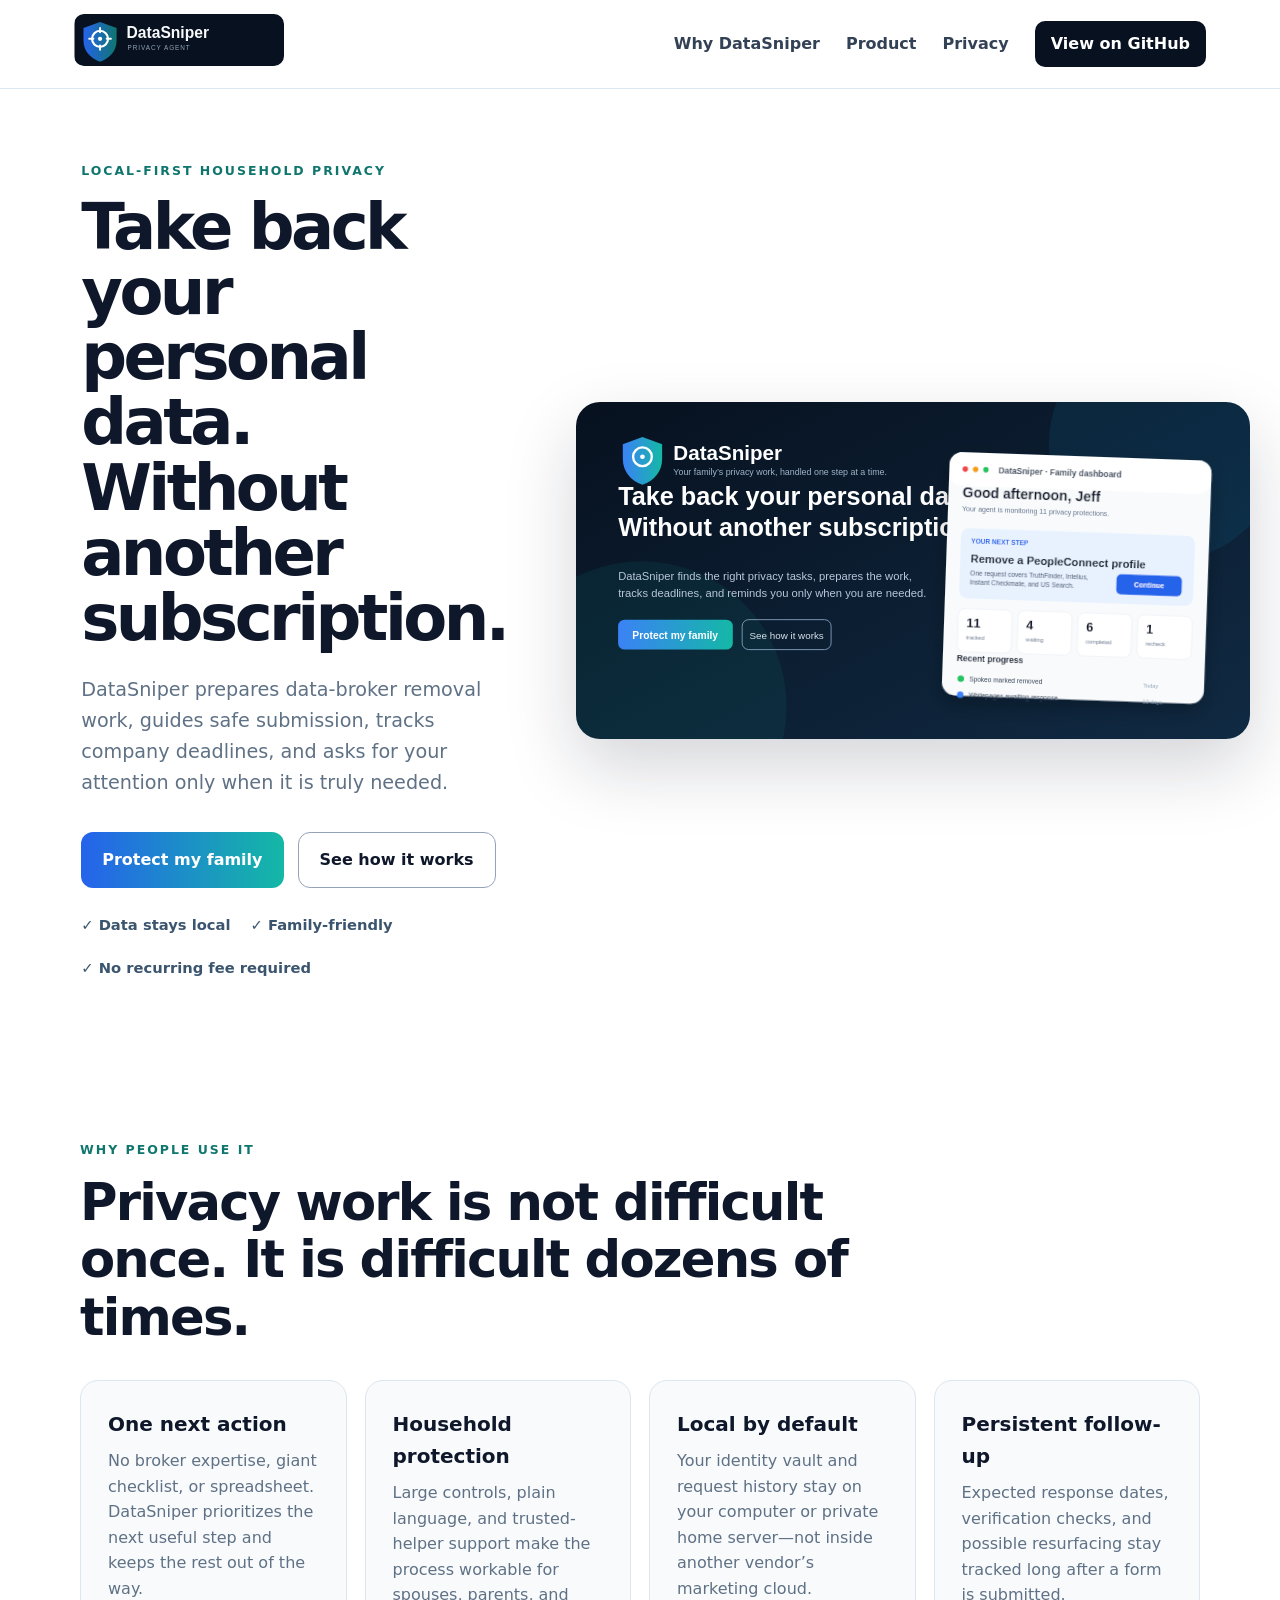
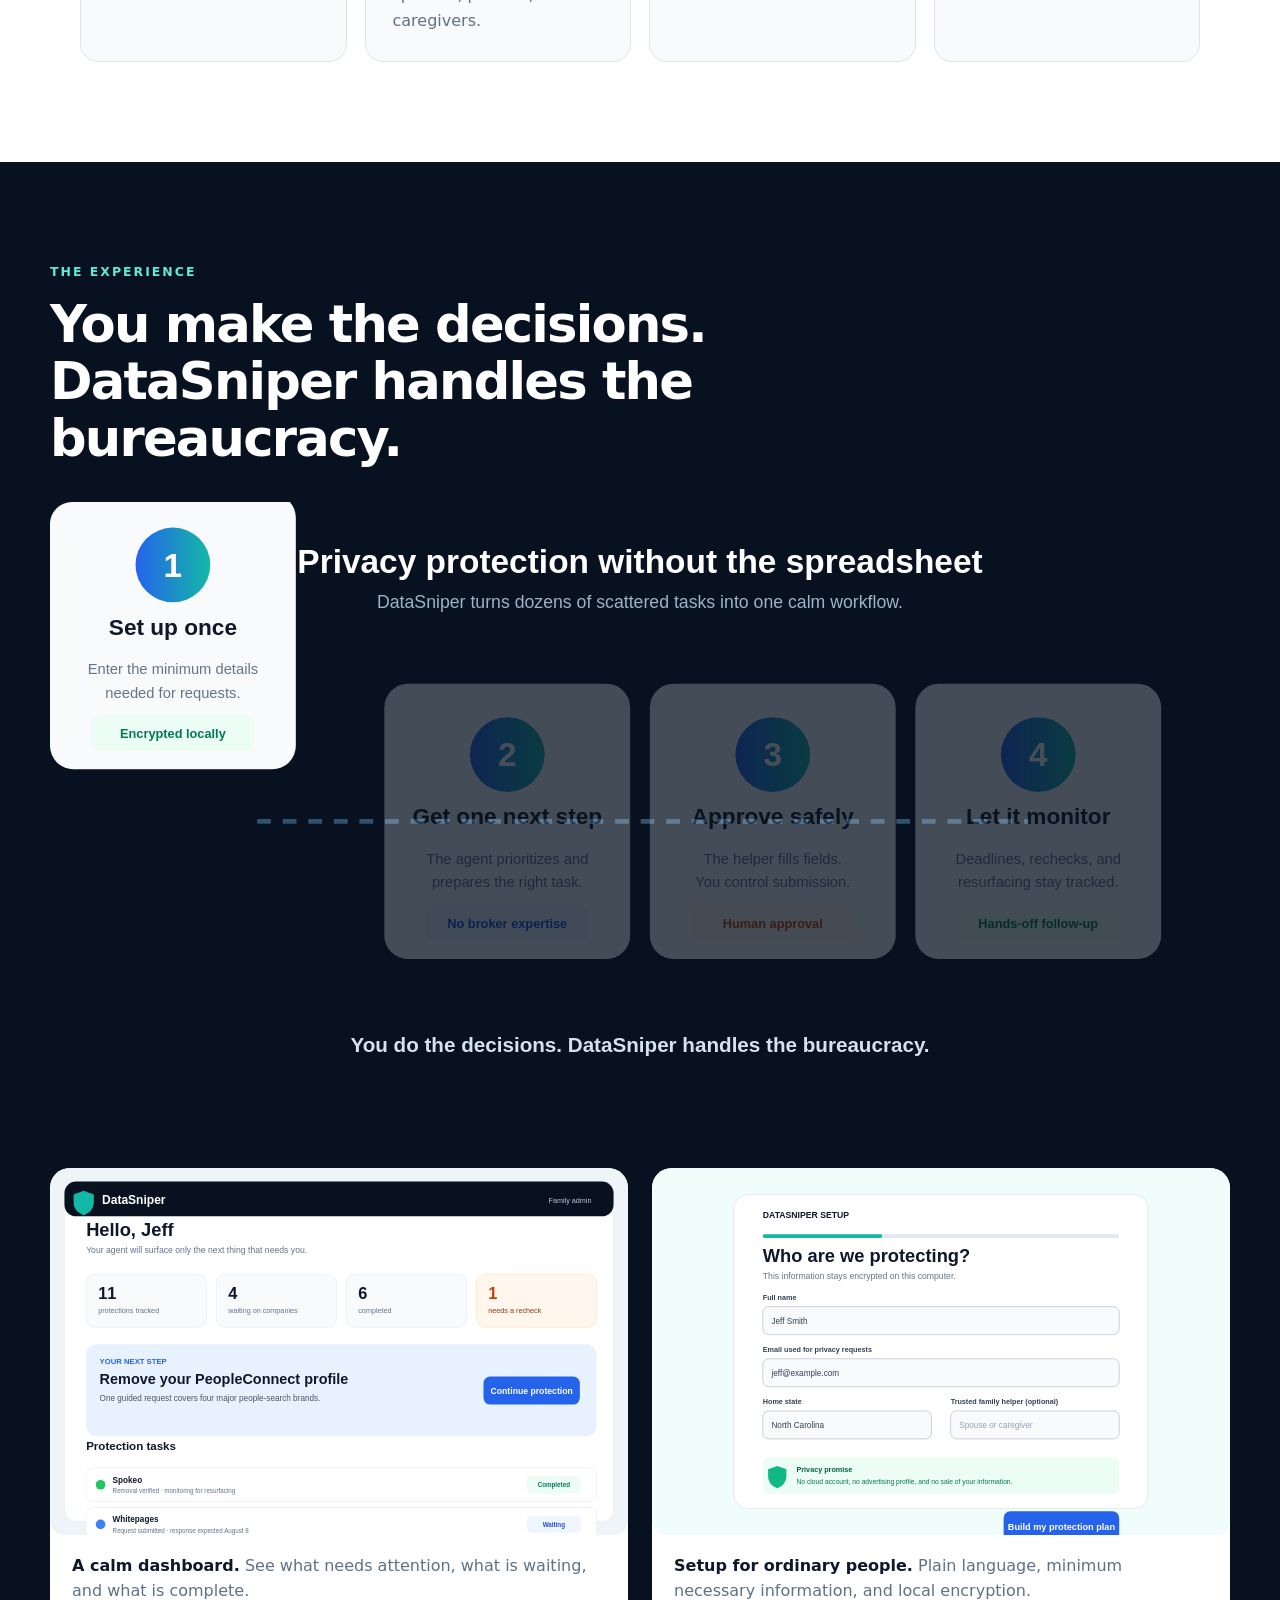
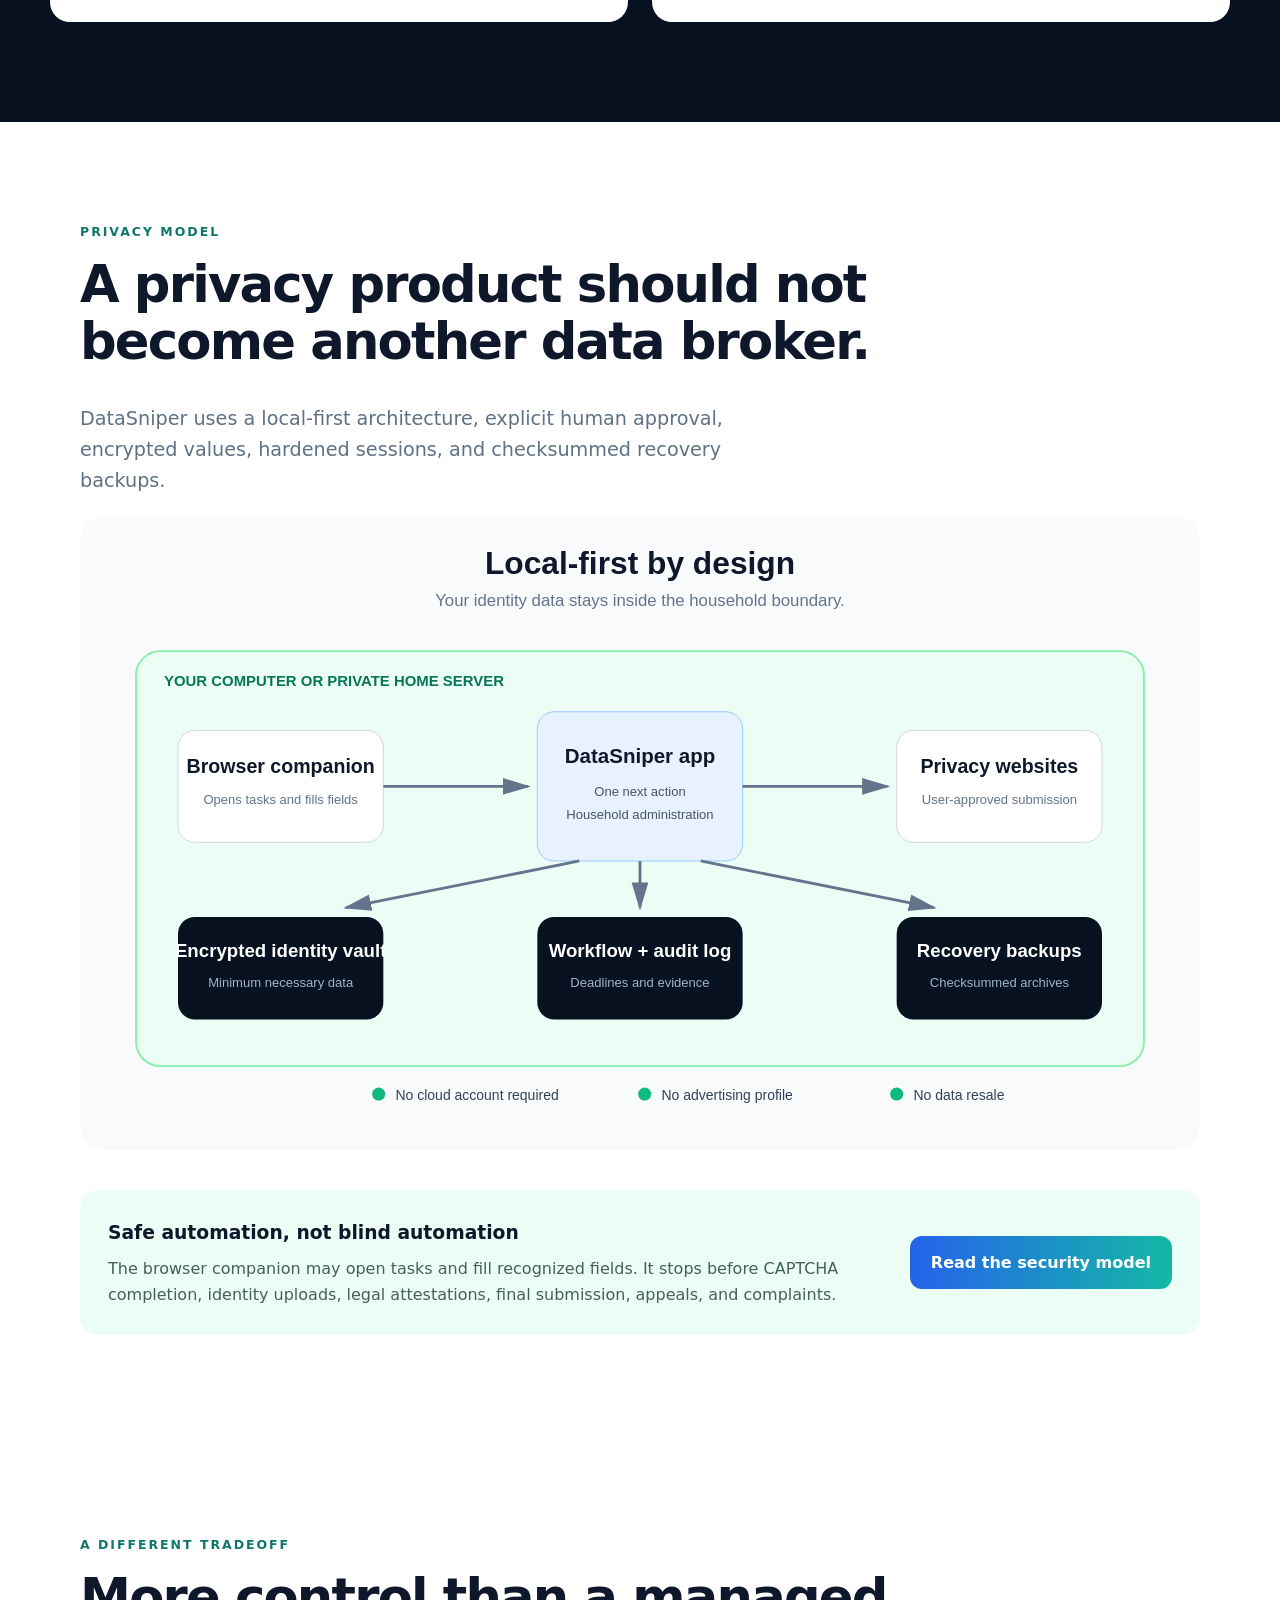
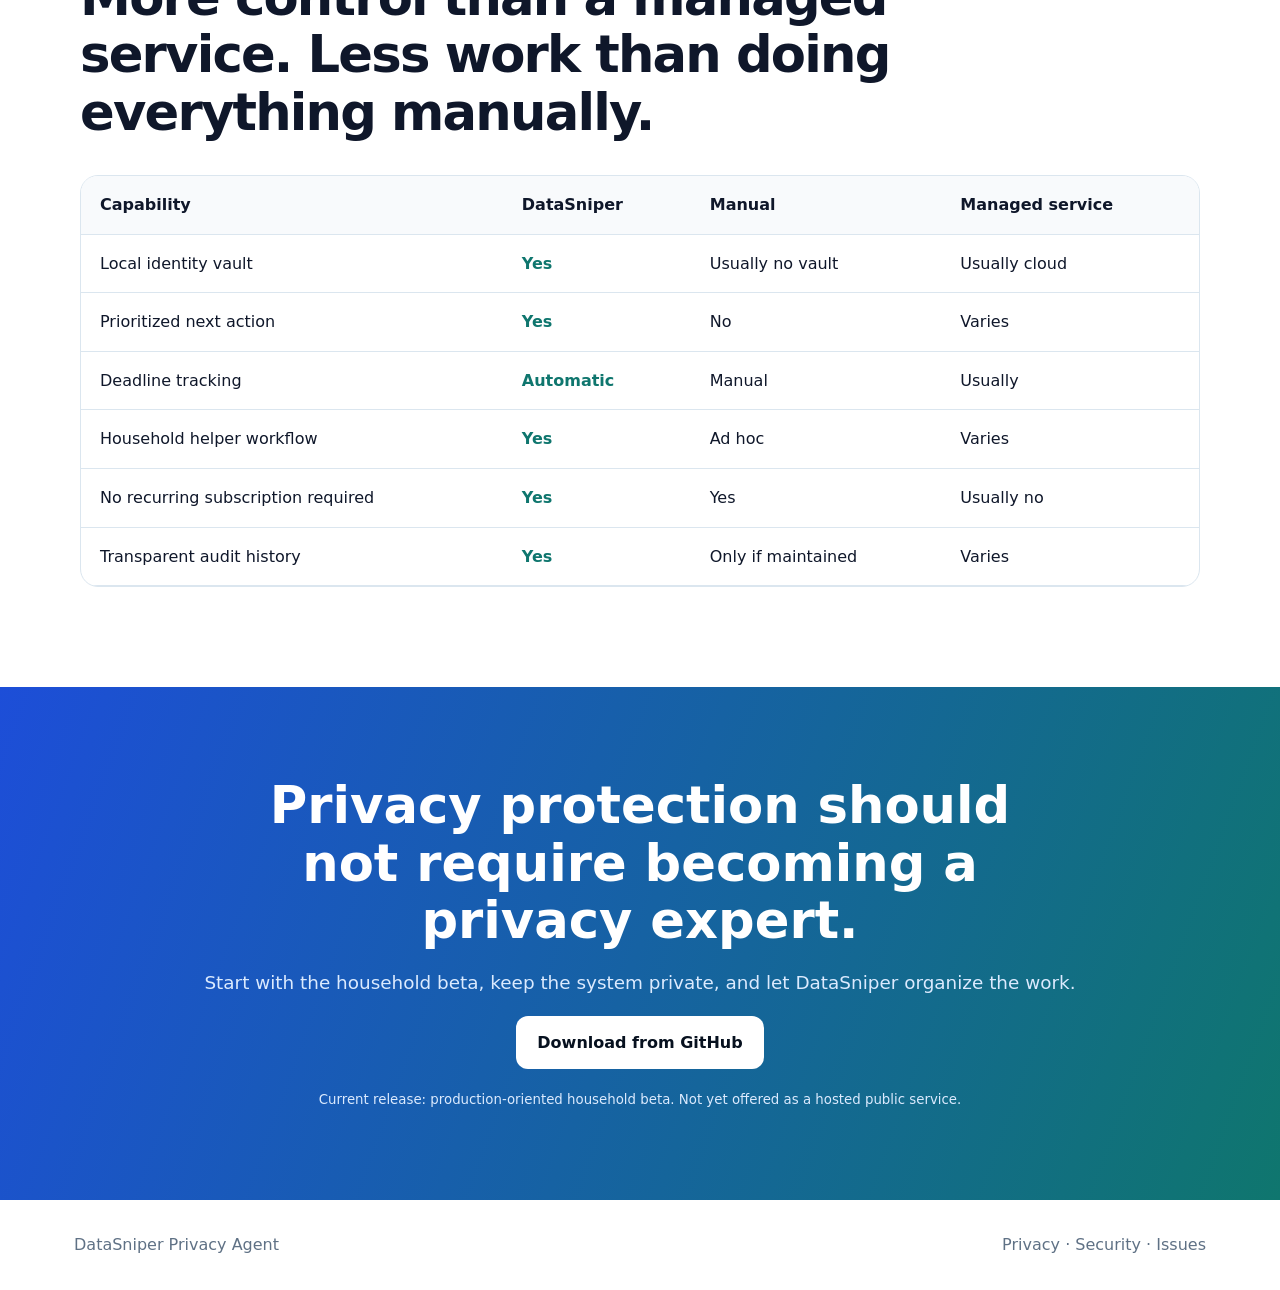
<file: docs/index.html>
<!doctype html><html lang="en"><head><meta charset="utf-8"><meta name="viewport" content="width=device-width,initial-scale=1"><meta name="description" content="DataSniper is a local-first privacy agent for households. Prepare data-broker removals, track deadlines, and keep identity data on your own computer."><title>DataSniper — Household Privacy Agent</title><link rel="stylesheet" href="styles.css"></head><body><header><nav><a class="brand" href="#top"><img src="assets/logo.svg" alt="DataSniper"></a><div><a href="#why">Why DataSniper</a><a href="#product">Product</a><a href="#privacy">Privacy</a><a class="nav-cta" href="https://github.com/grumpystrongman/DataSniper">View on GitHub</a></div></nav></header><main id="top"><section class="hero"><div class="hero-copy"><span class="eyebrow">LOCAL-FIRST HOUSEHOLD PRIVACY</span><h1>Take back your personal data.<br>Without another subscription.</h1><p>DataSniper prepares data-broker removal work, guides safe submission, tracks company deadlines, and asks for your attention only when it is truly needed.</p><div class="actions"><a class="button primary" href="https://github.com/grumpystrongman/DataSniper#Get-started">Protect my family</a><a class="button secondary" href="#product">See how it works</a></div><div class="trust"><span>✓ Data stays local</span><span>✓ Family-friendly</span><span>✓ No recurring fee required</span></div></div><img class="hero-art" src="assets/hero.svg" alt="DataSniper dashboard product preview"></section><section id="why" class="section"><span class="eyebrow">WHY PEOPLE USE IT</span><h2>Privacy work is not difficult once. It is difficult dozens of times.</h2><div class="cards"><article><h3>One next action</h3><p>No broker expertise, giant checklist, or spreadsheet. DataSniper prioritizes the next useful step and keeps the rest out of the way.</p></article><article><h3>Household protection</h3><p>Large controls, plain language, and trusted-helper support make the process workable for spouses, parents, and caregivers.</p></article><article><h3>Local by default</h3><p>Your identity vault and request history stay on your computer or private home server—not inside another vendor’s marketing cloud.</p></article><article><h3>Persistent follow-up</h3><p>Expected response dates, verification checks, and possible resurfacing stay tracked long after a form is submitted.</p></article></div></section><section id="product" class="section dark"><span class="eyebrow">THE EXPERIENCE</span><h2>You make the decisions. DataSniper handles the bureaucracy.</h2><img class="wide" src="assets/demo.svg" alt="Animated DataSniper workflow"><div class="gallery"><figure><img src="assets/dashboard.svg" alt="DataSniper dashboard preview"><figcaption><strong>A calm dashboard.</strong> See what needs attention, what is waiting, and what is complete.</figcaption></figure><figure><img src="assets/onboarding.svg" alt="DataSniper guided setup preview"><figcaption><strong>Setup for ordinary people.</strong> Plain language, minimum necessary information, and local encryption.</figcaption></figure></div></section><section id="privacy" class="section"><span class="eyebrow">PRIVACY MODEL</span><h2>A privacy product should not become another data broker.</h2><p class="lead">DataSniper uses a local-first architecture, explicit human approval, encrypted values, hardened sessions, and checksummed recovery backups.</p><img class="wide" src="assets/architecture.svg" alt="DataSniper local-first architecture"><div class="callout"><div><h3>Safe automation, not blind automation</h3><p>The browser companion may open tasks and fill recognized fields. It stops before CAPTCHA completion, identity uploads, legal attestations, final submission, appeals, and complaints.</p></div><a class="button primary" href="https://github.com/grumpystrongman/DataSniper/blob/main/SECURITY.md">Read the security model</a></div></section><section class="section compare"><span class="eyebrow">A DIFFERENT TRADEOFF</span><h2>More control than a managed service. Less work than doing everything manually.</h2><div class="table-wrap"><table><thead><tr><th>Capability</th><th>DataSniper</th><th>Manual</th><th>Managed service</th></tr></thead><tbody><tr><td>Local identity vault</td><td>Yes</td><td>Usually no vault</td><td>Usually cloud</td></tr><tr><td>Prioritized next action</td><td>Yes</td><td>No</td><td>Varies</td></tr><tr><td>Deadline tracking</td><td>Automatic</td><td>Manual</td><td>Usually</td></tr><tr><td>Household helper workflow</td><td>Yes</td><td>Ad hoc</td><td>Varies</td></tr><tr><td>No recurring subscription required</td><td>Yes</td><td>Yes</td><td>Usually no</td></tr><tr><td>Transparent audit history</td><td>Yes</td><td>Only if maintained</td><td>Varies</td></tr></tbody></table></div></section><section class="cta"><h2>Privacy protection should not require becoming a privacy expert.</h2><p>Start with the household beta, keep the system private, and let DataSniper organize the work.</p><a class="button light" href="https://github.com/grumpystrongman/DataSniper">Download from GitHub</a><small>Current release: production-oriented household beta. Not yet offered as a hosted public service.</small></section></main><footer><span>DataSniper Privacy Agent</span><span><a href="https://github.com/grumpystrongman/DataSniper/blob/main/PRIVACY.md">Privacy</a> · <a href="https://github.com/grumpystrongman/DataSniper/blob/main/SECURITY.md">Security</a> · <a href="https://github.com/grumpystrongman/DataSniper/issues">Issues</a></span></footer></body></html>
</file>
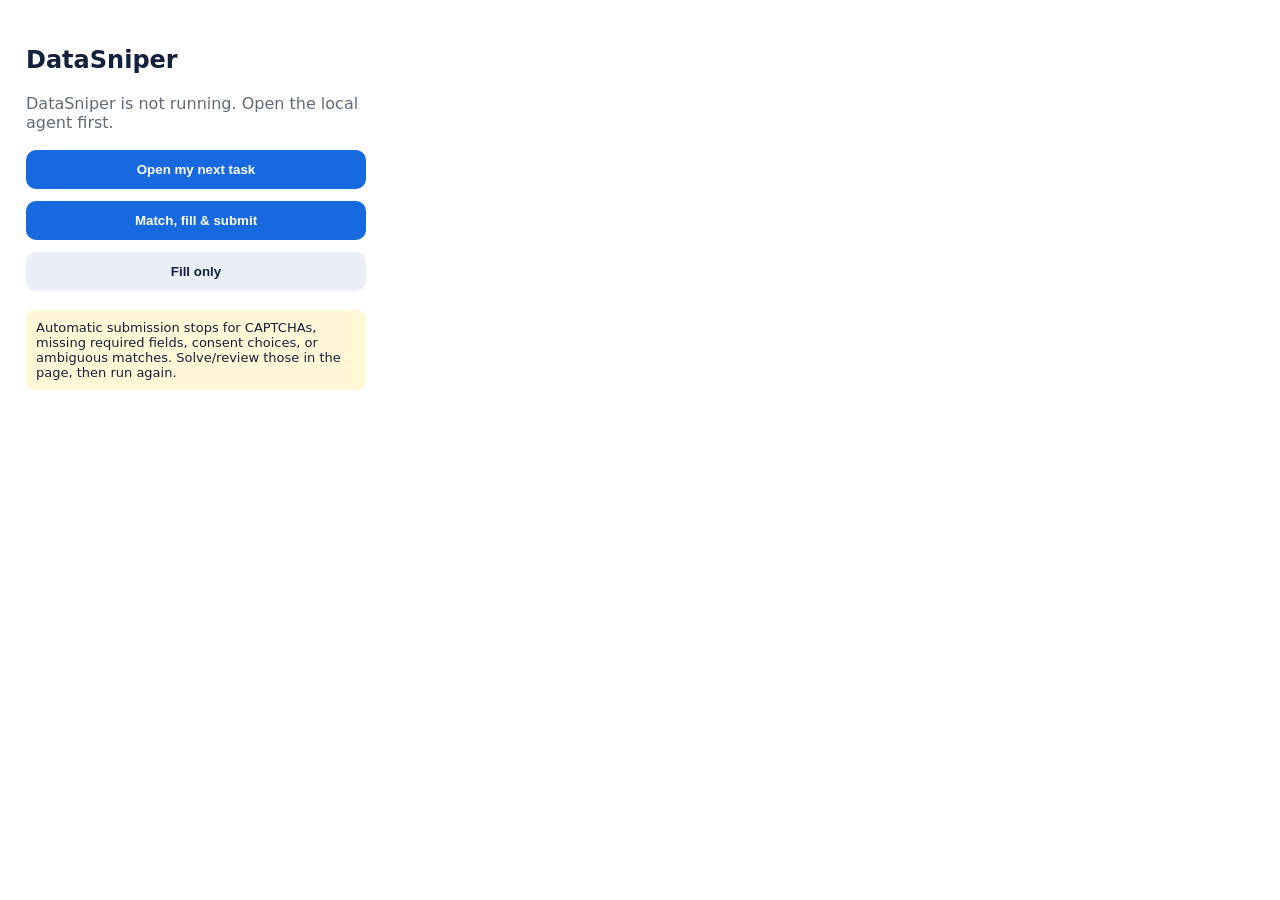
<file: browser-extension/popup.html>
<!doctype html><html><head><meta charset="utf-8"><style>body{font:16px system-ui;width:340px;padding:18px;color:#14213d}button{width:100%;padding:12px;border:0;border-radius:10px;background:#1769e0;color:#fff;font-weight:700;margin:6px 0}.secondary{background:#e9eef7;color:#14213d}#status{margin:12px 0;color:#5f6b7a}.warning{background:#fff7d6;padding:10px;border-radius:8px;font-size:13px}</style></head><body><h2>DataSniper</h2><div id="status">Checking the local privacy agent…</div><button id="next">Open my next task</button><button id="automate">Match, fill & submit</button><button class="secondary" id="fill">Fill only</button><p class="warning">Automatic submission stops for CAPTCHAs, missing required fields, consent choices, or ambiguous matches. Solve/review those in the page, then run again.</p><script src="popup.js"></script></body></html>
</file>
<file: docs/styles.css>
:root{--ink:#0f172a;--muted:#5f7185;--line:#dbe6ef;--blue:#2563eb;--teal:#0f766e;--dark:#07111f;--paper:#f8fafc}*{box-sizing:border-box}html{scroll-behavior:smooth}body{margin:0;font-family:Inter,ui-sans-serif,system-ui,-apple-system,"Segoe UI",sans-serif;color:var(--ink);background:#fff;line-height:1.6}a{color:inherit;text-decoration:none}header{position:sticky;top:0;z-index:20;background:rgba(255,255,255,.92);backdrop-filter:blur(14px);border-bottom:1px solid var(--line)}nav{max-width:1180px;margin:auto;padding:14px 24px;display:flex;align-items:center;justify-content:space-between}.brand img{width:210px;height:52px;object-fit:cover;object-position:left;border-radius:10px}nav div{display:flex;align-items:center;gap:26px;font-weight:650;color:#334155}.nav-cta{background:var(--dark);color:#fff;padding:10px 16px;border-radius:10px}.hero{max-width:1380px;margin:auto;padding:72px 30px 60px;display:grid;grid-template-columns:.85fr 1.15fr;gap:48px;align-items:center}.hero-copy{padding-left:4vw}.eyebrow{display:block;color:var(--teal);font-size:.78rem;letter-spacing:.16em;font-weight:800;margin-bottom:14px}.hero h1{font-size:clamp(2.7rem,5vw,5.2rem);line-height:1.02;letter-spacing:-.055em;margin:0 0 24px}.hero p,.lead{font-size:1.2rem;color:var(--muted);max-width:720px}.hero-art{width:100%;border-radius:24px;box-shadow:0 28px 70px rgba(15,23,42,.18)}.actions{display:flex;gap:14px;margin:34px 0 25px;flex-wrap:wrap}.button{display:inline-flex;align-items:center;justify-content:center;padding:14px 21px;border-radius:12px;font-weight:760}.primary{color:#fff;background:linear-gradient(90deg,var(--blue),#14b8a6)}.secondary{border:1px solid #94a3b8;background:#fff}.light{background:#fff;color:var(--dark)}.trust{display:flex;gap:20px;flex-wrap:wrap;color:#3b556f;font-size:.92rem;font-weight:650}.section{max-width:1180px;margin:auto;padding:100px 30px}.section h2{font-size:clamp(2rem,4vw,3.5rem);line-height:1.12;letter-spacing:-.035em;max-width:900px;margin:0 0 34px}.cards{display:grid;grid-template-columns:repeat(4,1fr);gap:18px}.cards article{padding:27px;border:1px solid var(--line);border-radius:18px;background:var(--paper)}.cards h3{font-size:1.25rem;margin:0 0 8px}.cards p{color:var(--muted);margin:0}.dark{max-width:none;background:var(--dark);color:#fff;padding-left:max(30px,calc((100vw - 1180px)/2));padding-right:max(30px,calc((100vw - 1180px)/2))}.dark .eyebrow{color:#5eead4}.wide{width:100%;border-radius:22px}.gallery{display:grid;grid-template-columns:1fr 1fr;gap:24px;margin-top:30px}.gallery figure{margin:0;background:#fff;color:var(--ink);border-radius:20px;overflow:hidden}.gallery img{width:100%;display:block}.gallery figcaption{padding:18px 22px;color:var(--muted)}.gallery strong{color:var(--ink)}.callout{margin-top:32px;padding:28px;border-radius:18px;background:#ecfdf5;display:flex;align-items:center;justify-content:space-between;gap:30px}.callout h3{margin:0 0 8px}.callout p{margin:0;color:#446158;max-width:760px}.table-wrap{overflow:auto;border:1px solid var(--line);border-radius:18px}table{border-collapse:collapse;width:100%;min-width:760px}th,td{text-align:left;padding:16px 19px;border-bottom:1px solid var(--line)}th{background:var(--paper)}td:nth-child(2){font-weight:800;color:var(--teal)}.cta{text-align:center;padding:90px 30px;background:linear-gradient(110deg,#1d4ed8,#0f766e);color:#fff}.cta h2{font-size:clamp(2rem,4vw,3.5rem);max-width:850px;margin:0 auto 18px;line-height:1.12}.cta p{font-size:1.15rem;color:#dbeafe}.cta small{display:block;margin-top:20px;color:#dbeafe}footer{max-width:1180px;margin:auto;padding:32px 24px;display:flex;justify-content:space-between;color:var(--muted)}@media(max-width:900px){nav div>a:not(.nav-cta){display:none}.hero{grid-template-columns:1fr;padding-top:45px}.hero-copy{padding-left:0}.cards{grid-template-columns:1fr 1fr}.gallery{grid-template-columns:1fr}.callout{align-items:flex-start;flex-direction:column}}@media(max-width:560px){.cards{grid-template-columns:1fr}.hero h1{font-size:2.75rem}.section{padding:70px 20px}.hero{padding-left:20px;padding-right:20px}.trust{display:grid;gap:8px}footer{flex-direction:column;gap:10px}}
</file>
